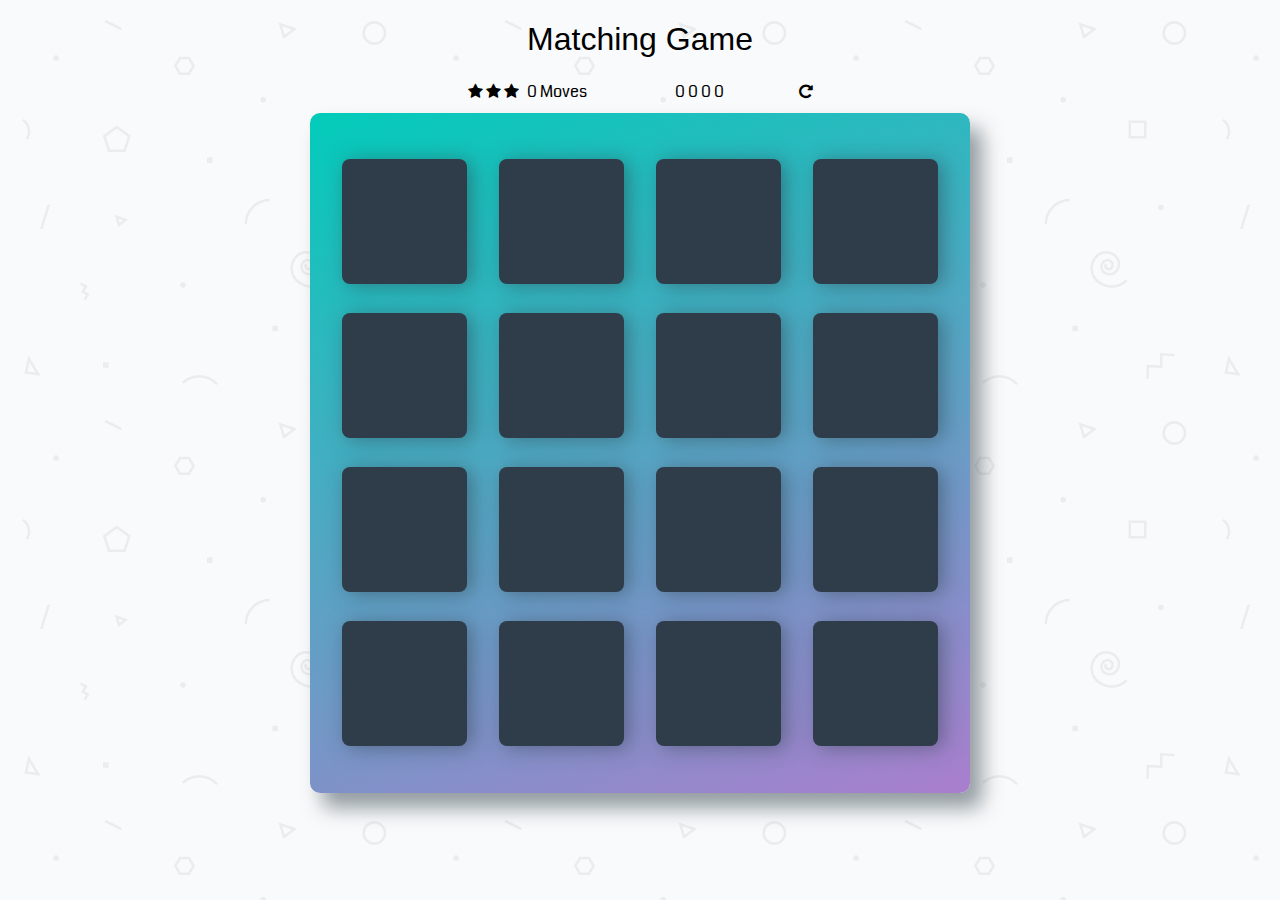
<file: index.html>
<!doctype html>
<html lang="en">
<head>
    <meta charset="utf-8">
    <title>Matching Game</title>
    <meta name="description" content="">
    <link rel="stylesheet prefetch" href="https://maxcdn.bootstrapcdn.com/font-awesome/4.6.1/css/font-awesome.min.css">
    <link rel="stylesheet prefetch" href="https://fonts.googleapis.com/css?family=Coda">
    <link rel="stylesheet" href="css/app.css">
</head>
<body>

    <div class="container">
        <header>
            <h1>Matching Game</h1>
        </header>

        <section class="score-panel">
            <ul class="stars">
                <li><i id="poor" class="fa fa-star"></i></li>
                <li><i id="good" class="fa fa-star"></i></li>
                <li><i id="excllent" class="fa fa-star"></i></li>
            </ul>

            <span class="moves">3</span> Moves
            <!--timer-->
            <section id="timer" style="display: inline-block;
                                       margin-left: 85px;"> 
                <span id="days">00</span> 
                <span id="hours">00</span> 
                <span id="minutes">00</span> 
                <span id="seconds">00</span> 
            </section>
            
            <div class="restart">
        		<i id="repeat" class="fa fa-repeat"></i>
            </div>
        </section>

        <ul class="deck">
            <li class="card" id="a">
                <i class="fa fa-diamond"></i>
            </li>
            <li class="card" id="b">
                <i class="fa fa-paper-plane-o"></i>
            </li>
            <li class="card" id="c">
                <i class="fa fa-anchor"></i>
            </li>
            <li class="card" id="d">
                <i class="fa fa-bolt"></i>
            </li>
            <li class="card" id="e">
                <i class="fa fa-cube"></i>
            </li>
            <li class="card" id="f">
                <i class="fa fa-anchor"></i>
            </li>
            <li class="card" id="g">
                <i class="fa fa-leaf"></i>
            </li>
            <li  class="card" id="h">
                <i class="fa fa-bicycle"></i>
            </li>
            <li class="card" id="j">
                <i class="fa fa-diamond"></i>
            </li>
            <li class="card" id="k">
                <i class="fa fa-bomb"></i>
            </li>
            <li class="card" id="l">
                <i class="fa fa-leaf"></i>
            </li>
            <li class="card" id="m">
                <i class="fa fa-bomb"></i>
            </li>
            <li class="card" id="n">
                <i class="fa fa-bolt"></i>
            </li>
            <li  class="card" id="o">
                <i class="fa fa-bicycle"></i>
            </li>
            <li class="card" id="p">
                <i class="fa fa-paper-plane-o"></i>
            </li>
            <li class="card" id="q">
                <i class="fa fa-cube"></i>
            </li>
        </ul>
    </div>

    <script src="https://ajax.googleapis.com/ajax/libs/jquery/3.2.1/jquery.min.js"></script>
    <script src="js/app.js"></script>
</body>
</html>
</file>
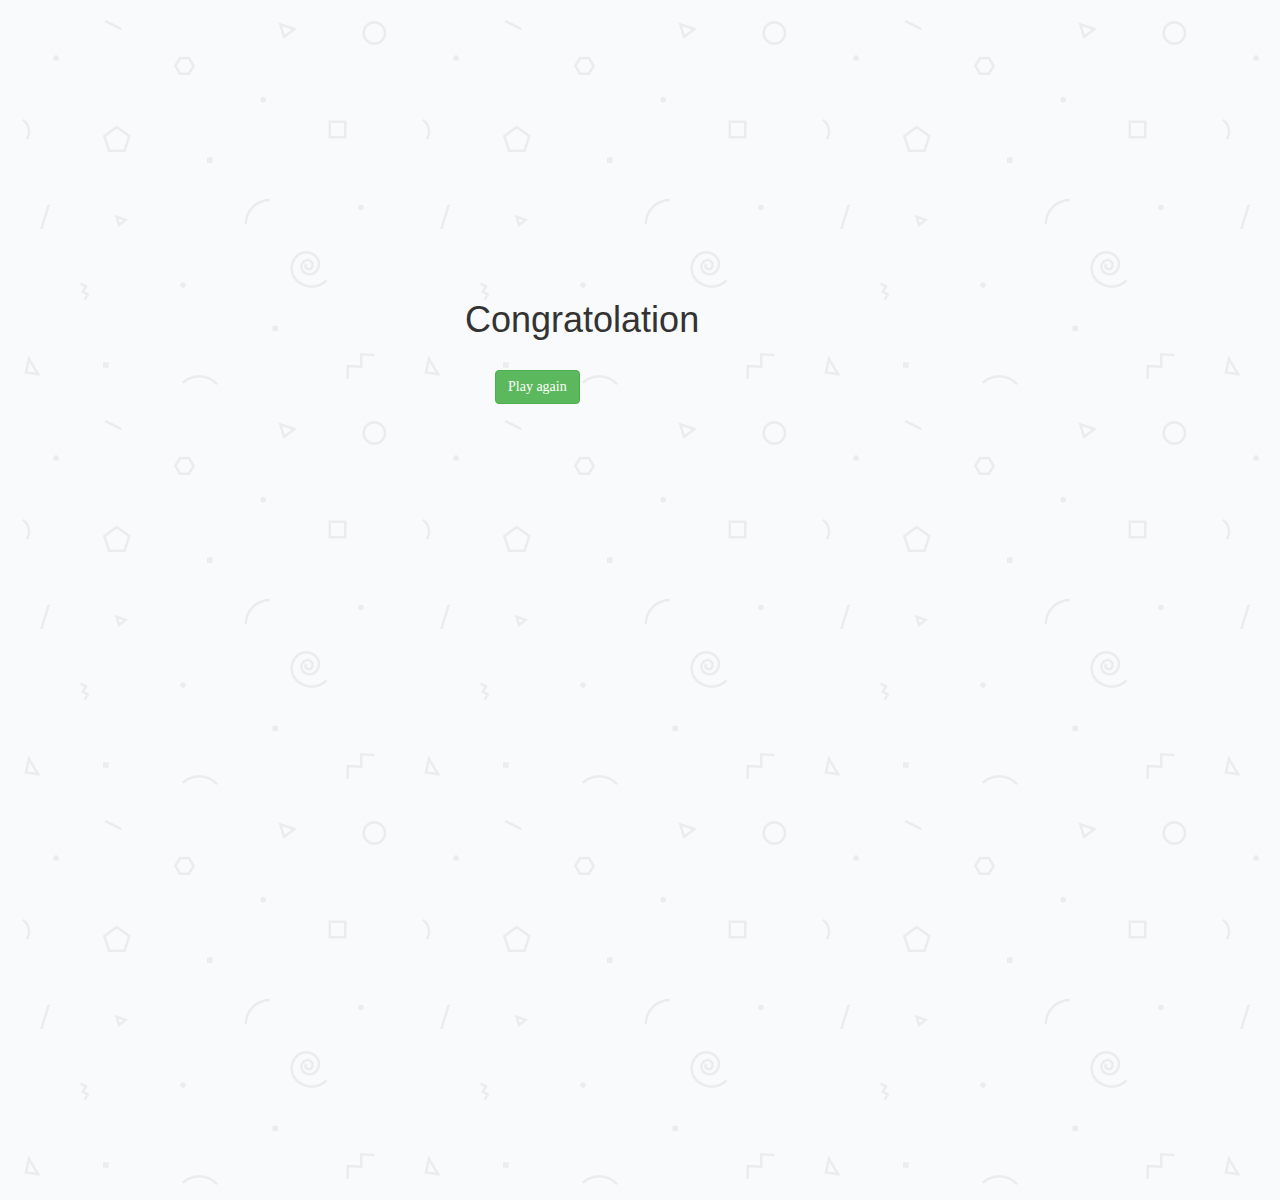
<file: success.html>
<!DOCTYPE html>
<!--
To change this license header, choose License Headers in Project Properties.
To change this template file, choose Tools | Templates
and open the template in the editor.
-->
<html>
    <head>
       <meta charset="utf-8">
        <title>Matching Game</title>
        <meta name="description" content="">
        <link rel="stylesheet" href="https://maxcdn.bootstrapcdn.com/bootstrap/3.3.7/css/bootstrap.min.css">
        <link rel="stylesheet" href="css/app.css">
    </head>
    <body>
        <div class="solved">
            <h1>Congratolation</h1>
            <span id="successMessage">success message</span>
            <button class="playagain btn btn-success">Play again</button>
        </div>
        <script src="https://ajax.googleapis.com/ajax/libs/jquery/3.2.1/jquery.min.js"></script>
        <script src="js/app.js"></script>
        <script>
            document.getElementById('successMessage').innerHTML = sessionStorage.getItem("result");;
        </script>
    </body>
</html>
</file>
<file: css/app.css>
html {
    box-sizing: border-box;
}

*,
*::before,
*::after {
    box-sizing: inherit;
}

html,
body {
    width: 100%;
    height: 100%;
    margin: 0;
    padding: 0;
}

body {
    background: #ffffff url('../img/geometry2.png'); /* Background pattern from Subtle Patterns */
    font-family: 'Coda', cursive;
}

.container {
    display: flex;
    justify-content: center;
    align-items: center;
    flex-direction: column;
}

h1 {
    font-family: 'Open Sans', sans-serif;
    font-weight: 300;
}

/*
 * Styles for the deck of cards
 */

.deck {
    width: 660px;
    min-height: 680px;
    background: linear-gradient(160deg, #02ccba 0%, #aa7ecd 100%);
    padding: 32px;
    border-radius: 10px;
    box-shadow: 12px 15px 20px 0 rgba(46, 61, 73, 0.5);
    display: flex;
    flex-wrap: wrap;
    justify-content: space-between;
    align-items: center;
    margin: 0 0 3em;
}

.deck .card {
    height: 125px;
    width: 125px;
    background: #2e3d49;
    font-size: 0;
    color: #ffffff;
    border-radius: 8px;
    cursor: pointer;
    display: flex;
    justify-content: center;
    align-items: center;
    box-shadow: 5px 2px 20px 0 rgba(46, 61, 73, 0.5);
}

.deck .card.open {
    transform: rotateY(0);
    background: #02b3e4;
    cursor: default;
}

.deck .card.show {
    font-size: 33px;
}

.deck .card.match {
    cursor: default;
    background: #02ccba;
    font-size: 33px;
}

/*
 * Styles for the Score Panel
 */

.score-panel {
    text-align: left;
    width: 345px;
    margin-bottom: 10px;
}

.score-panel .stars {
    margin: 0;
    padding: 0;
    display: inline-block;
    margin: 0 5px 0 0;
}

.score-panel .stars li {
    list-style: none;
    display: inline-block;
}

.score-panel .restart {
    float: right;
    cursor: pointer;
}

/*
 * Styles for the success solve of the game
 */
.solved{
    margin: 300px 450px;
}
.solved *{
    margin: 15px 15px;
}

//timer design
#timer span{
    margin: 5px;
}
</file>
